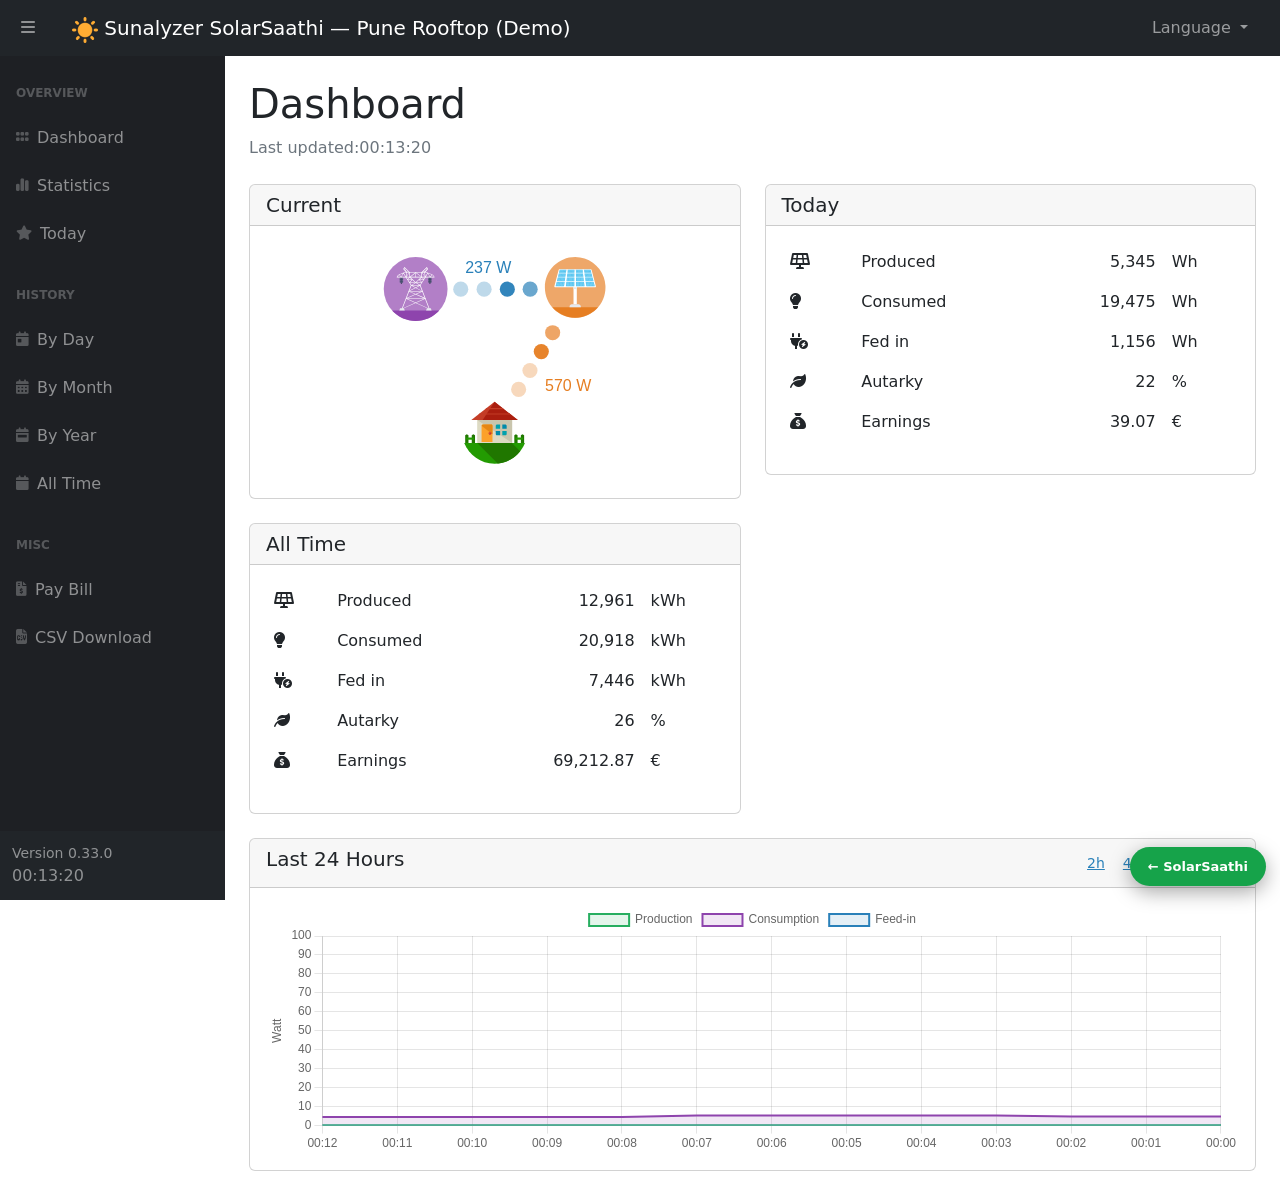
<file: Sunalyzer/site/index.html>
<!DOCTYPE html>
<html lang="en">

<head>
    <meta charset="utf-8" />
    <meta http-equiv="X-UA-Compatible" content="IE=edge" />
    <meta name="viewport" content="width=device-width, initial-scale=1, shrink-to-fit=no" />
    <meta name="description" content="" />
    <meta name="author" content="" />
    <title>Sunalyzer</title>
    <link href="css/styles.css" rel="stylesheet" />    
    <link href="lib/bootstrap.min.css" rel="stylesheet" />
    <link href="lib/fontawesome/css/all.min.css" rel="stylesheet" />
    <link href="css/custom.css" rel="stylesheet" />
</head>

<body class="sb-nav-fixed">
    <nav class="sb-topnav navbar navbar-expand navbar-dark bg-dark">
        <!-- Sidebar Toggle -->
        <button class="btn btn-link order-0 me-2 ms-2" id="sidebarToggle" href="#!"><i class="fas fa-bars"></i></button>

        <!-- Logo -->
        <a class="navbar-brand ps-3"><img src="favicon.ico" width="26" height="26">
            <span id="instance-name">Sunalyzer</span></a>

        <!-- More settings -->
        <ul class="navbar-nav ms-auto pe-4">
            <li class="nav-item dropdown">
                <a class="nav-link dropdown-toggle" href="#" id="navbar_dropdown_language" role="button"
                    data-bs-toggle="dropdown" aria-expanded="false">
                    Language
                </a>
                <ul class="dropdown-menu" aria-labelledby="navbarDropdownMenuLink">
                    <li><a class="dropdown-item" href="javascript:switchLanguageToEnglish();">English</a></li>
                    <li><a class="dropdown-item" href="javascript:switchLanguageToGerman();">Deutsch</a></li>
                </ul>
            </li>
        </ul>
    </nav>

    <!-- Sidebar -->
    <div id="layoutSidenav">
        <div id="layoutSidenav_nav">
            <nav class="sb-sidenav accordion sb-sidenav-dark sunalyzer-sidebar" id="sidenavAccordion">
                <div class="sb-sidenav-menu">

                    <div class="nav">

                        <!-- Dashboard -->
                        <div class="sb-sidenav-menu-heading" id="sidebar_headline_overview">Overview</div>
                        <a class="nav-link" href="javascript:showViewDashboard();collapseSidebar();">
                            <div class="sb-nav-link-icon"><i class="fas fa-grip"></i></div>
                            Dashboard
                        </a>
                        <a class="nav-link" href="javascript:showViewStatistics();collapseSidebar();">
                            <div class="sb-nav-link-icon"><i class="fas fa-chart-simple"></i></div>
                            <div id="sidebar_statistics">Statistics</div>
                        </a>
                        <a class="nav-link" href="javascript:showViewHistory(histories.TODAY);collapseSidebar();">
                            <div class="sb-nav-link-icon"><i class="fas fa-star"></i></div>
                            <div id="sidebar_today">Today</div>
                        </a>

                        <!-- History -->
                        <div class="sb-sidenav-menu-heading" id="sidebar_headline_history">History</div>
                        <a class="nav-link" href="javascript:showViewHistory(histories.DAY);collapseSidebar();">
                            <div class="sb-nav-link-icon"><i class="fas fa-calendar-day"></i></div>
                            <div id="sidebar_by_day">By Day</div>
                        </a>
                        <a class="nav-link" href="javascript:showViewHistory(histories.MONTH);collapseSidebar();">
                            <div class="sb-nav-link-icon"><i class="fas fa-calendar-days"></i></div>
                            <div id="sidebar_by_month">By Month</div>
                        </a>
                        <a class="nav-link" href="javascript:showViewHistory(histories.YEAR);collapseSidebar();">
                            <div class="sb-nav-link-icon"><i class="fas fa-calendar-week"></i></div>
                            <div id="sidebar_by_year">By Year</div>
                        </a>
                        <a class="nav-link" href="javascript:showViewHistory(histories.ALL);collapseSidebar();">
                            <div class="sb-nav-link-icon"><i class="fas fa-calendar"></i></div>
                            <div id="sidebar_all_time">All Time</div>
                        </a>

                        <!-- Misc -->
                        <div class="sb-sidenav-menu-heading" id="sidebar_headline_misc">Misc</div>
                        <a class="nav-link" href="javascript:showViewPayBill();collapseSidebar();">
                            <div class="sb-nav-link-icon"><i class="fas fa-file-invoice-dollar"></i></div>
                            <div id="sidebar_paybill">Pay Bill</div>
                        </a>
                        <a class="nav-link" href="javascript:showViewCsv();collapseSidebar();">
                            <div class="sb-nav-link-icon"><i class="fas fa-file-csv"></i></div>
                            <div id="sidebar_csv">CSV Download</div>
                        </a>
                    </div>
                </div>
                <div class="sb-sidenav-footer bg-dark">
                    <div class="small" id="version">Version 0.0.0</div>
                    <div id="time">...</div>
                </div>
            </nav>
        </div>

        <div id="layoutSidenav_content">
            <main>

                <!-- Dashbord View -->
                <div class="container-fluid px-4" id="view_dashboard">
                    <h1 class="mt-4">Dashboard</h1>
                    <ol class="breadcrumb mb-4">
                        <li class="breadcrumb-item active"><span id="dashboard_subtitle">Last updated:</span><span
                                id="dashboard_subtitle_time">...</span></li>
                    </ol>

                    <div class="row row-cols-1">

                        <!-- Column Info Graphic -->
                        <div class="col-xl-6 col-xxl-3">
                            <div class="card mb-4">
                                <div class="card-header h5">
                                    <span id="dash_card_current">Current</span>
                                </div>
                                <div class="card-body align-items-center d-flex justify-content-center">
                                    <svg width="240" height="240" viewBox="0 0 63.5 63.5" version="1.1" id="svg5"
                                        inkscape:version="1.2.1 (9c6d41e410, 2022-07-14, custom)"
                                        sodipodi:docname="dashboard_info_template.svg" xml:space="preserve"
                                        xmlns:inkscape="http://www.inkscape.org/namespaces/inkscape"
                                        xmlns:sodipodi="http://sodipodi.sourceforge.net/DTD/sodipodi-0.dtd"
                                        xmlns="http://www.w3.org/2000/svg" xmlns:svg="http://www.w3.org/2000/svg">
                                        <sodipodi:namedview id="namedview7" pagecolor="#ffffff" bordercolor="#666666"
                                            borderopacity="1.0" inkscape:showpageshadow="2" inkscape:pageopacity="0.0"
                                            inkscape:pagecheckerboard="0" inkscape:deskcolor="#d1d1d1"
                                            inkscape:document-units="mm" showgrid="false" inkscape:zoom="4"
                                            inkscape:cx="87.125" inkscape:cy="116.125" inkscape:window-width="1920"
                                            inkscape:window-height="995" inkscape:window-x="0" inkscape:window-y="0"
                                            inkscape:window-maximized="1" inkscape:current-layer="layer1" />
                                        <defs id="defs2" />
                                        <g inkscape:label="Ebene 1" inkscape:groupmode="layer" id="layer1">
                                            <circle style="fill:#8e44ad;fill-opacity:1;stroke:none;stroke-width:3.07539"
                                                id="dot_grid_home_1" cx="16" cy="24" r="2" />
                                            <circle style="fill:#2980b9;fill-opacity:1;stroke:none;stroke-width:3.07539"
                                                id="dot_pv_grid_1" cx="22.68601" cy="12.483916" r="2" />
                                            <circle style="fill:#2980b9;fill-opacity:1;stroke:none;stroke-width:3.07539"
                                                id="dot_pv_grid_2" cx="28.867659" cy="12.483916" r="2" />
                                            <circle style="fill:#2980b9;fill-opacity:1;stroke:none;stroke-width:3.07539"
                                                id="dot_pv_grid_3" cx="35.011929" cy="12.483916" r="2" />
                                            <circle style="fill:#2980b9;fill-opacity:1;stroke:none;stroke-width:3.07539"
                                                id="dot_pv_grid_4" cx="41.051388" cy="12.483916" r="2" />
                                            <circle style="fill:#8e44ad;fill-opacity:1;stroke:none;stroke-width:2.05036"
                                                id="dot_grid_home_2" cx="19" cy="29" r="2" />
                                            <circle
                                                style="fill:#8e44ad;fill-opacity:1;stroke:none;stroke-width:1.82173;stroke-dasharray:none"
                                                id="dot_grid_home_3" cx="22" cy="34" r="2" />
                                            <circle
                                                style="fill:#8e44ad;fill-opacity:1;stroke:none;stroke-width:1.82173;stroke-dasharray:none"
                                                id="dot_grid_home_4" cx="25" cy="39" r="2" /><text xml:space="preserve"
                                                style="font-style:normal;font-weight:normal;font-size:4.23333px;line-height:1.25;font-family:sans-serif;white-space:pre;inline-size:14.6602;display:inline;fill:#2980b9;fill-opacity:1;stroke:none;stroke-width:0.264583"
                                                x="41.974358" y="8.7891254" id="txt_pv_grid"
                                                transform="translate(-18.123958,-0.66145834)">
                                                <tspan x="41.974358" y="8.7891254" id="tspan1285">
                                                    <tspan style="text-align:center" id="tspan1283">1000</tspan>
                                                </tspan>
                                            </text><text xml:space="preserve"
                                                style="font-style:normal;font-weight:normal;font-size:4.23333px;line-height:1.25;font-family:sans-serif;fill:#8e44ad;fill-opacity:1;stroke:none;stroke-width:0.264583"
                                                x="3.523174" y="39.406162" id="txt_grid_home">
                                                <tspan sodipodi:role="line" x="13.523174" y="39.406162"
                                                    style="font-size:4.23333px;text-align:end;text-anchor:end;fill:#8e44ad;fill-opacity:1;stroke-width:0.264583"
                                                    id="tspan8210">2000</tspan>
                                            </text><text xml:space="preserve"
                                                style="font-style:normal;font-weight:normal;font-size:4.23333px;line-height:1.25;font-family:sans-serif;fill:#e67e22;fill-opacity:1;stroke:none;stroke-width:0.264583"
                                                x="44.989857" y="39.406071" id="txt_pv_home">
                                                <tspan sodipodi:role="line" x="44.989857" y="39.406071"
                                                    style="font-size:4.23333px;text-align:start;text-anchor:start;fill:#e67e22;fill-opacity:1;stroke-width:0.264583"
                                                    id="tspan8208">3000</tspan>
                                            </text>
                                            <circle style="fill:#e67e22;fill-opacity:1;stroke:none;stroke-width:3.07539"
                                                id="dot_pv_home_1" cx="47" cy="24" r="2" />
                                            <circle style="fill:#e67e22;fill-opacity:1;stroke:none;stroke-width:3.07539"
                                                id="dot_pv_home_2" cx="44" cy="29" r="2" />
                                            <circle style="fill:#e67e22;fill-opacity:1;stroke:none;stroke-width:3.07539"
                                                id="dot_pv_home_3" cx="41" cy="34" r="2" />
                                            <circle style="fill:#e67e22;fill-opacity:1;stroke:none;stroke-width:3.07539"
                                                id="dot_pv_home_4" cx="38" cy="39" r="2" />
                                            <g id="g3651" transform="matrix(0.031552,0,0,0.031552,44.9506,4)">
                                                <path style="fill:#e67e22;fill-opacity:0.68000001"
                                                    d="M 508,254 C 508,394.4 394.4,508 254,508 113.6,508 0,394.4 0,254 0,113.6 113.6,0 254,0 c 110.8,0 204.8,70.8 239.6,169.6 7.6,21.2 12,43.6 13.6,66.8 0.8,6 0.8,11.6 0.8,17.6 z"
                                                    id="path3007" />
                                                <rect x="240" y="227.2" style="fill:#ffffff" width="27.6" height="168.8"
                                                    id="rect3009" />
                                                <rect x="240" y="227.2" style="fill:#e6e9ee" width="27.6"
                                                    height="40.799999" id="rect3011" />
                                                <path style="fill:#e67e22;fill-opacity:1"
                                                    d="M 62.8,420.8 C 109.2,474 177.6,508 254,508 c 76.4,0 144.8,-33.6 191.2,-87.2 z"
                                                    id="path3013" />
                                                <path style="fill:#e6e9ee"
                                                    d="m 301.2,420.8 h -94.4 v -5.6 c 0,-10.4 8.4,-19.2 19.2,-19.2 h 56 c 10.4,0 19.2,8.4 19.2,19.2 z"
                                                    id="path3015" />
                                                <path style="fill:#ffffff"
                                                    d="M 424.8,252 H 83.2 C 80,252 78.4,247.6 80,242.4 L 115.2,108 c 0.8,-3.2 3.6,-6 6,-6 H 386 c 2.4,0 5.2,2.8 6,6 l 35.2,134.4 c 2,5.2 0.8,9.6 -2.4,9.6 z"
                                                    id="path3017" />
                                                <polygon style="fill:#54c0eb"
                                                    points="124.4,106 118,131.2 176.4,131.2 180,106 "
                                                    id="polygon3019" />
                                                <g id="g3041">
                                                    <polygon style="fill:#84dbff"
                                                        points="170.8,106 173.2,106 169.2,131.2 166.8,131.2 "
                                                        id="polygon3021" />
                                                    <polygon style="fill:#84dbff"
                                                        points="160.8,106 163.2,106 158.8,131.2 156.4,131.2 "
                                                        id="polygon3023" />
                                                    <polygon style="fill:#84dbff"
                                                        points="150.8,106 153.2,106 148.4,131.2 146,131.2 "
                                                        id="polygon3025" />
                                                    <polygon style="fill:#84dbff"
                                                        points="141.2,106 143.6,106 138,131.2 135.6,131.2 "
                                                        id="polygon3027" />
                                                    <polygon style="fill:#84dbff"
                                                        points="131.2,106 133.6,106 128,131.2 125.2,131.2 "
                                                        id="polygon3029" />
                                                    <polygon style="fill:#84dbff"
                                                        points="177.2,126.8 176.8,127.6 118.8,127.6 119.2,126.8 "
                                                        id="polygon3031" />
                                                    <polygon style="fill:#84dbff"
                                                        points="177.6,122 177.6,123.2 120,123.2 120.4,122 "
                                                        id="polygon3033" />
                                                    <polygon style="fill:#84dbff"
                                                        points="178.4,117.6 178,118.8 121.2,118.8 121.2,117.6 "
                                                        id="polygon3035" />
                                                    <polygon style="fill:#84dbff"
                                                        points="178.8,113.2 178.8,114.4 122.4,114.4 122.4,113.2 "
                                                        id="polygon3037" />
                                                    <polygon style="fill:#84dbff"
                                                        points="179.6,108.8 179.6,110 123.2,110 123.6,108.8 "
                                                        id="polygon3039" />
                                                </g>
                                                <polygon style="fill:#54c0eb"
                                                    points="192.4,106 189.2,131.2 247.6,131.2 248,106 "
                                                    id="polygon3043" />
                                                <g id="g3065">
                                                    <polygon style="fill:#84dbff"
                                                        points="238.8,106 240.8,106 240.4,131.2 238,131.2 "
                                                        id="polygon3045" />
                                                    <polygon style="fill:#84dbff"
                                                        points="228.8,106 231.2,106 230,131.2 227.6,131.2 "
                                                        id="polygon3047" />
                                                    <polygon style="fill:#84dbff"
                                                        points="218.8,106 221.2,106 219.6,131.2 217.2,131.2 "
                                                        id="polygon3049" />
                                                    <polygon style="fill:#84dbff"
                                                        points="209.2,106 211.2,106 209.2,131.2 206.8,131.2 "
                                                        id="polygon3051" />
                                                    <polygon style="fill:#84dbff"
                                                        points="199.2,106 201.6,106 198.8,131.2 196.4,131.2 "
                                                        id="polygon3053" />
                                                    <polygon style="fill:#84dbff"
                                                        points="247.6,126.8 247.6,127.6 189.6,127.6 189.6,126.8 "
                                                        id="polygon3055" />
                                                    <polygon style="fill:#84dbff"
                                                        points="247.6,122 247.6,123.2 190,123.2 190.4,122 "
                                                        id="polygon3057" />
                                                    <polygon style="fill:#84dbff"
                                                        points="247.6,117.6 247.6,118.8 190.8,118.8 190.8,117.6 "
                                                        id="polygon3059" />
                                                    <polygon style="fill:#84dbff"
                                                        points="247.6,113.2 247.6,114.4 191.2,114.4 191.2,113.2 "
                                                        id="polygon3061" />
                                                    <polygon style="fill:#84dbff"
                                                        points="248,108.8 248,110 191.6,110 192,108.8 "
                                                        id="polygon3063" />
                                                </g>
                                                <polygon style="fill:#54c0eb"
                                                    points="260,106 260.4,131.2 318.8,131.2 316,106 "
                                                    id="polygon3067" />
                                                <g id="g3089">
                                                    <polygon style="fill:#84dbff"
                                                        points="306.4,106 308.8,106 311.6,131.2 309.2,131.2 "
                                                        id="polygon3069" />
                                                    <polygon style="fill:#84dbff"
                                                        points="296.8,106 299.2,106 301.2,131.2 298.8,131.2 "
                                                        id="polygon3071" />
                                                    <polygon style="fill:#84dbff"
                                                        points="286.8,106 289.2,106 290.8,131.2 288.4,131.2 "
                                                        id="polygon3073" />
                                                    <polygon style="fill:#84dbff"
                                                        points="276.8,106 279.2,106 280.4,131.2 278,131.2 "
                                                        id="polygon3075" />
                                                    <polygon style="fill:#84dbff"
                                                        points="267.2,106 269.2,106 270,131.2 267.6,131.2 "
                                                        id="polygon3077" />
                                                    <polygon style="fill:#84dbff"
                                                        points="318.4,126.8 318.4,127.6 260.4,127.6 260.4,126.8 "
                                                        id="polygon3079" />
                                                    <polygon style="fill:#84dbff"
                                                        points="317.6,122 318,123.2 260.4,123.2 260.4,122 "
                                                        id="polygon3081" />
                                                    <polygon style="fill:#84dbff"
                                                        points="317.2,117.6 317.2,118.8 260.4,118.8 260.4,117.6 "
                                                        id="polygon3083" />
                                                    <polygon style="fill:#84dbff"
                                                        points="316.8,113.2 316.8,114.4 260,114.4 260,113.2 "
                                                        id="polygon3085" />
                                                    <polygon style="fill:#84dbff"
                                                        points="316,108.8 316.4,110 260,110 260,108.8 "
                                                        id="polygon3087" />
                                                </g>
                                                <polygon style="fill:#54c0eb"
                                                    points="328,106 331.6,131.2 390,131.2 383.6,106 "
                                                    id="polygon3091" />
                                                <g id="g3113">
                                                    <polygon style="fill:#84dbff"
                                                        points="374.4,106 376.8,106 382.8,131.2 380.4,131.2 "
                                                        id="polygon3093" />
                                                    <polygon style="fill:#84dbff"
                                                        points="364.4,106 366.8,106 372.4,131.2 370,131.2 "
                                                        id="polygon3095" />
                                                    <polygon style="fill:#84dbff"
                                                        points="354.8,106 357.2,106 362,131.2 359.6,131.2 "
                                                        id="polygon3097" />
                                                    <polygon style="fill:#84dbff"
                                                        points="344.8,106 347.2,106 351.6,131.2 349.2,131.2 "
                                                        id="polygon3099" />
                                                    <polygon style="fill:#84dbff"
                                                        points="334.8,106 337.2,106 341.2,131.2 338.8,131.2 "
                                                        id="polygon3101" />
                                                    <polygon style="fill:#84dbff"
                                                        points="388.8,126.8 389.2,127.6 331.2,127.6 330.8,126.8 "
                                                        id="polygon3103" />
                                                    <polygon style="fill:#84dbff"
                                                        points="387.6,122 388,123.2 330.4,123.2 330.4,122 "
                                                        id="polygon3105" />
                                                    <polygon style="fill:#84dbff"
                                                        points="386.4,117.6 386.8,118.8 330,118.8 329.6,117.6 "
                                                        id="polygon3107" />
                                                    <polygon style="fill:#84dbff"
                                                        points="385.6,113.2 385.6,114.4 329.2,114.4 329.2,113.2 "
                                                        id="polygon3109" />
                                                    <polygon style="fill:#84dbff"
                                                        points="384.4,108.8 384.8,110 328.4,110 328.4,108.8 "
                                                        id="polygon3111" />
                                                </g>
                                                <polygon style="fill:#54c0eb"
                                                    points="116.8,136.4 110,164.4 171.6,164.4 175.6,136.4 "
                                                    id="polygon3115" />
                                                <g id="g3137">
                                                    <polygon style="fill:#84dbff"
                                                        points="166,136.4 168.4,136.4 164,164.4 161.6,164.4 "
                                                        id="polygon3117" />
                                                    <polygon style="fill:#84dbff"
                                                        points="155.6,136.4 158,136.4 153.2,164.4 150.4,164.4 "
                                                        id="polygon3119" />
                                                    <polygon style="fill:#84dbff"
                                                        points="145.2,136.4 147.6,136.4 142,164.4 139.6,164.4 "
                                                        id="polygon3121" />
                                                    <polygon style="fill:#84dbff"
                                                        points="134.4,136.4 137.2,136.4 131.2,164.4 128.4,164.4 "
                                                        id="polygon3123" />
                                                    <polygon style="fill:#84dbff"
                                                        points="124,136.4 126.8,136.4 120,164.4 117.6,164.4 "
                                                        id="polygon3125" />
                                                    <polygon style="fill:#84dbff"
                                                        points="172.4,159.6 172.4,160.8 110.8,160.8 111.2,159.6 "
                                                        id="polygon3127" />
                                                    <polygon style="fill:#84dbff"
                                                        points="173.2,154.4 172.8,155.6 112,155.6 112.4,154.4 "
                                                        id="polygon3129" />
                                                    <polygon style="fill:#84dbff"
                                                        points="174,149.6 173.6,150.8 113.2,150.8 113.6,149.6 "
                                                        id="polygon3131" />
                                                    <polygon style="fill:#84dbff"
                                                        points="174.4,144.4 174.4,145.6 114.4,145.6 114.8,144.4 "
                                                        id="polygon3133" />
                                                    <polygon style="fill:#84dbff"
                                                        points="175.2,139.6 175.2,140.8 115.6,140.8 116,139.6 "
                                                        id="polygon3135" />
                                                </g>
                                                <polygon style="fill:#54c0eb"
                                                    points="188.8,136.4 185.2,164.4 247.2,164.4 247.6,136.4 "
                                                    id="polygon3139" />
                                                <g id="g3161">
                                                    <polygon style="fill:#84dbff"
                                                        points="237.6,136.4 240.4,136.4 239.6,164.4 236.8,164.4 "
                                                        id="polygon3141" />
                                                    <polygon style="fill:#84dbff"
                                                        points="227.2,136.4 229.6,136.4 228.4,164.4 226,164.4 "
                                                        id="polygon3143" />
                                                    <polygon style="fill:#84dbff"
                                                        points="216.8,136.4 219.2,136.4 217.6,164.4 214.8,164.4 "
                                                        id="polygon3145" />
                                                    <polygon style="fill:#84dbff"
                                                        points="206.4,136.4 208.8,136.4 206.4,164.4 204,164.4 "
                                                        id="polygon3147" />
                                                    <polygon style="fill:#84dbff"
                                                        points="196,136.4 198.4,136.4 195.6,164.4 193.2,164.4 "
                                                        id="polygon3149" />
                                                    <polygon style="fill:#84dbff"
                                                        points="247.2,159.6 247.2,160.8 185.6,160.8 186,159.6 "
                                                        id="polygon3151" />
                                                    <polygon style="fill:#84dbff"
                                                        points="247.2,154.4 247.2,155.6 186.4,155.6 186.4,154.4 "
                                                        id="polygon3153" />
                                                    <polygon style="fill:#84dbff"
                                                        points="247.2,149.6 247.2,150.8 186.8,150.8 187.2,149.6 "
                                                        id="polygon3155" />
                                                    <polygon style="fill:#84dbff"
                                                        points="247.6,144.4 247.6,145.6 187.6,145.6 187.6,144.4 "
                                                        id="polygon3157" />
                                                    <polygon style="fill:#84dbff"
                                                        points="247.6,139.6 247.6,140.8 188,140.8 188.4,139.6 "
                                                        id="polygon3159" />
                                                </g>
                                                <polygon style="fill:#54c0eb"
                                                    points="260.4,136.4 260.8,164.4 322.8,164.4 319.2,136.4 "
                                                    id="polygon3163" />
                                                <g id="g3185">
                                                    <polygon style="fill:#84dbff"
                                                        points="309.6,136.4 312,136.4 314.8,164.4 312.4,164.4 "
                                                        id="polygon3165" />
                                                    <polygon style="fill:#84dbff"
                                                        points="299.2,136.4 301.6,136.4 304,164.4 301.6,164.4 "
                                                        id="polygon3167" />
                                                    <polygon style="fill:#84dbff"
                                                        points="288.8,136.4 291.2,136.4 293.2,164.4 290.4,164.4 "
                                                        id="polygon3169" />
                                                    <polygon style="fill:#84dbff"
                                                        points="278.4,136.4 280.8,136.4 282,164.4 279.6,164.4 "
                                                        id="polygon3171" />
                                                    <polygon style="fill:#84dbff"
                                                        points="268,136.4 270.4,136.4 271.2,164.4 268.4,164.4 "
                                                        id="polygon3173" />
                                                    <polygon style="fill:#84dbff"
                                                        points="322,159.6 322.4,160.8 260.8,160.8 260.8,159.6 "
                                                        id="polygon3175" />
                                                    <polygon style="fill:#84dbff"
                                                        points="321.6,154.4 321.6,155.6 260.8,155.6 260.8,154.4 "
                                                        id="polygon3177" />
                                                    <polygon style="fill:#84dbff"
                                                        points="320.8,149.6 321.2,150.8 260.8,150.8 260.4,149.6 "
                                                        id="polygon3179" />
                                                    <polygon style="fill:#84dbff"
                                                        points="320.4,144.4 320.4,145.6 260.4,145.6 260.4,144.4 "
                                                        id="polygon3181" />
                                                    <polygon style="fill:#84dbff"
                                                        points="319.6,139.6 320,140.8 260.4,140.8 260.4,139.6 "
                                                        id="polygon3183" />
                                                </g>
                                                <polygon style="fill:#54c0eb"
                                                    points="332.4,136.4 336.4,164.4 398.4,164.4 391.2,136.4 "
                                                    id="polygon3187" />
                                                <g id="g3209">
                                                    <polygon style="fill:#84dbff"
                                                        points="381.6,136.4 384,136.4 390.4,164.4 388,164.4 "
                                                        id="polygon3189" />
                                                    <polygon style="fill:#84dbff"
                                                        points="370.8,136.4 373.6,136.4 379.6,164.4 376.8,164.4 "
                                                        id="polygon3191" />
                                                    <polygon style="fill:#84dbff"
                                                        points="360.4,136.4 362.8,136.4 368.4,164.4 366,164.4 "
                                                        id="polygon3193" />
                                                    <polygon style="fill:#84dbff"
                                                        points="350,136.4 352.4,136.4 357.6,164.4 354.8,164.4 "
                                                        id="polygon3195" />
                                                    <polygon style="fill:#84dbff"
                                                        points="339.6,136.4 342,136.4 346.4,164.4 344,164.4 "
                                                        id="polygon3197" />
                                                    <polygon style="fill:#84dbff"
                                                        points="396.8,159.6 397.2,160.8 335.6,160.8 335.6,159.6 "
                                                        id="polygon3199" />
                                                    <polygon style="fill:#84dbff"
                                                        points="395.6,154.4 396,155.6 335.2,155.6 334.8,154.4 "
                                                        id="polygon3201" />
                                                    <polygon style="fill:#84dbff"
                                                        points="394.4,149.6 394.8,150.8 334.4,150.8 334,149.6 "
                                                        id="polygon3203" />
                                                    <polygon style="fill:#84dbff"
                                                        points="393.2,144.4 393.6,145.6 333.6,145.6 333.6,144.4 "
                                                        id="polygon3205" />
                                                    <polygon style="fill:#84dbff"
                                                        points="392,139.6 392.4,140.8 332.8,140.8 332.8,139.6 "
                                                        id="polygon3207" />
                                                </g>
                                                <polygon style="fill:#54c0eb"
                                                    points="108.4,170.4 100.4,202.4 166.4,202.4 170.8,170.4 "
                                                    id="polygon3211" />
                                                <g id="g3233">
                                                    <polygon style="fill:#84dbff"
                                                        points="160.4,170.4 163.2,170.4 158.4,202.4 155.6,202.4 "
                                                        id="polygon3213" />
                                                    <polygon style="fill:#84dbff"
                                                        points="149.6,170.4 152,170.4 146.4,202.4 143.6,202.4 "
                                                        id="polygon3215" />
                                                    <polygon style="fill:#84dbff"
                                                        points="138.4,170.4 140.8,170.4 134.8,202.4 132,202.4 "
                                                        id="polygon3217" />
                                                    <polygon style="fill:#84dbff"
                                                        points="127.2,170.4 130,170.4 123.2,202.4 120.4,202.4 "
                                                        id="polygon3219" />
                                                    <polygon style="fill:#84dbff"
                                                        points="116,170.4 118.8,170.4 111.6,202.4 108.8,202.4 "
                                                        id="polygon3221" />
                                                    <polygon style="fill:#84dbff"
                                                        points="167.2,196.8 166.8,198 101.6,198 102,196.8 "
                                                        id="polygon3223" />
                                                    <polygon style="fill:#84dbff"
                                                        points="168,190.8 167.6,192.4 102.8,192.4 103.2,190.8 "
                                                        id="polygon3225" />
                                                    <polygon style="fill:#84dbff"
                                                        points="168.8,185.2 168.8,186.4 104.4,186.4 104.8,185.2 "
                                                        id="polygon3227" />
                                                    <polygon style="fill:#84dbff"
                                                        points="169.6,179.6 169.2,180.8 105.6,180.8 106,179.6 "
                                                        id="polygon3229" />
                                                    <polygon style="fill:#84dbff"
                                                        points="170.4,174 170,175.6 107.2,175.6 107.6,174 "
                                                        id="polygon3231" />
                                                </g>
                                                <polygon style="fill:#54c0eb"
                                                    points="184.8,170.4 180.8,202.4 246.8,202.4 247.2,170.4 "
                                                    id="polygon3235" />
                                                <g id="g3257">
                                                    <polygon style="fill:#84dbff"
                                                        points="236.8,170.4 239.2,170.4 238.4,202.4 236,202.4 "
                                                        id="polygon3237" />
                                                    <polygon style="fill:#84dbff"
                                                        points="225.6,170.4 228.4,170.4 226.8,202.4 224,202.4 "
                                                        id="polygon3239" />
                                                    <polygon style="fill:#84dbff"
                                                        points="214.4,170.4 217.2,170.4 215.2,202.4 212.4,202.4 "
                                                        id="polygon3241" />
                                                    <polygon style="fill:#84dbff"
                                                        points="203.6,170.4 206,170.4 203.6,202.4 200.8,202.4 "
                                                        id="polygon3243" />
                                                    <polygon style="fill:#84dbff"
                                                        points="192.4,170.4 195.2,170.4 192,202.4 189.2,202.4 "
                                                        id="polygon3245" />
                                                    <polygon style="fill:#84dbff"
                                                        points="246.8,196.8 246.8,198 181.2,198 181.6,196.8 "
                                                        id="polygon3247" />
                                                    <polygon style="fill:#84dbff"
                                                        points="246.8,190.8 246.8,192.4 182,192.4 182,190.8 "
                                                        id="polygon3249" />
                                                    <polygon style="fill:#84dbff"
                                                        points="246.8,185.2 246.8,186.4 182.8,186.4 182.8,185.2 "
                                                        id="polygon3251" />
                                                    <polygon style="fill:#84dbff"
                                                        points="247.2,179.6 247.2,180.8 183.2,180.8 183.6,179.6 "
                                                        id="polygon3253" />
                                                    <polygon style="fill:#84dbff"
                                                        points="247.2,174 247.2,175.6 184,175.6 184,174 "
                                                        id="polygon3255" />
                                                </g>
                                                <polygon style="fill:#54c0eb"
                                                    points="260.8,170.4 261.2,202.4 327.2,202.4 323.6,170.4 "
                                                    id="polygon3259" />
                                                <g id="g3281">
                                                    <polygon style="fill:#84dbff"
                                                        points="312.8,170.4 315.6,170.4 318.8,202.4 316,202.4 "
                                                        id="polygon3261" />
                                                    <polygon style="fill:#84dbff"
                                                        points="302,170.4 304.4,170.4 307.2,202.4 304.4,202.4 "
                                                        id="polygon3263" />
                                                    <polygon style="fill:#84dbff"
                                                        points="290.8,170.4 293.6,170.4 295.6,202.4 292.8,202.4 "
                                                        id="polygon3265" />
                                                    <polygon style="fill:#84dbff"
                                                        points="279.6,170.4 282.4,170.4 284,202.4 281.2,202.4 "
                                                        id="polygon3267" />
                                                    <polygon style="fill:#84dbff"
                                                        points="268.8,170.4 271.2,170.4 272.4,202.4 269.6,202.4 "
                                                        id="polygon3269" />
                                                    <polygon style="fill:#84dbff"
                                                        points="326.4,196.8 326.8,198 261.2,198 261.2,196.8 "
                                                        id="polygon3271" />
                                                    <polygon style="fill:#84dbff"
                                                        points="325.6,190.8 326,192.4 261.2,192.4 261.2,190.8 "
                                                        id="polygon3273" />
                                                    <polygon style="fill:#84dbff"
                                                        points="325.2,185.2 325.2,186.4 261.2,186.4 261.2,185.2 "
                                                        id="polygon3275" />
                                                    <polygon style="fill:#84dbff"
                                                        points="324.4,179.6 324.8,180.8 260.8,180.8 260.8,179.6 "
                                                        id="polygon3277" />
                                                    <polygon style="fill:#84dbff"
                                                        points="324,174 324,175.6 260.8,175.6 260.8,174 "
                                                        id="polygon3279" />
                                                </g>
                                                <polygon style="fill:#54c0eb"
                                                    points="337.2,170.4 341.6,202.4 407.6,202.4 399.6,170.4 "
                                                    id="polygon3283" />
                                                <g id="g3305">
                                                    <polygon style="fill:#84dbff"
                                                        points="389.2,170.4 392,170.4 399.2,202.4 396.4,202.4 "
                                                        id="polygon3285" />
                                                    <polygon style="fill:#84dbff"
                                                        points="378,170.4 380.8,170.4 387.6,202.4 384.8,202.4 "
                                                        id="polygon3287" />
                                                    <polygon style="fill:#84dbff"
                                                        points="367.2,170.4 369.6,170.4 376,202.4 373.2,202.4 "
                                                        id="polygon3289" />
                                                    <polygon style="fill:#84dbff"
                                                        points="356,170.4 358.8,170.4 364.4,202.4 361.6,202.4 "
                                                        id="polygon3291" />
                                                    <polygon style="fill:#84dbff"
                                                        points="344.8,170.4 347.6,170.4 352.4,202.4 350,202.4 "
                                                        id="polygon3293" />
                                                    <polygon style="fill:#84dbff"
                                                        points="406,196.8 406.4,198 340.8,198 340.8,196.8 "
                                                        id="polygon3295" />
                                                    <polygon style="fill:#84dbff"
                                                        points="404.8,190.8 405.2,192.4 340,192.4 340,190.8 "
                                                        id="polygon3297" />
                                                    <polygon style="fill:#84dbff"
                                                        points="403.2,185.2 403.6,186.4 339.2,186.4 339.2,185.2 "
                                                        id="polygon3299" />
                                                    <polygon style="fill:#84dbff"
                                                        points="402,179.6 402.4,180.8 338.4,180.8 338.4,179.6 "
                                                        id="polygon3301" />
                                                    <polygon style="fill:#84dbff"
                                                        points="400.4,174 400.8,175.6 338,175.6 337.6,174 "
                                                        id="polygon3303" />
                                                </g>
                                                <polygon style="fill:#54c0eb"
                                                    points="98.8,208.8 90,245.2 160.4,245.2 165.6,208.8 "
                                                    id="polygon3307" />
                                                <g id="g3329">
                                                    <polygon style="fill:#84dbff"
                                                        points="154.4,208.8 157.2,208.8 151.6,245.2 148.8,245.2 "
                                                        id="polygon3309" />
                                                    <polygon style="fill:#84dbff"
                                                        points="142.4,208.8 145.2,208.8 139.2,245.2 136,245.2 "
                                                        id="polygon3311" />
                                                    <polygon style="fill:#84dbff"
                                                        points="130.8,208.8 133.6,208.8 126.4,245.2 123.6,245.2 "
                                                        id="polygon3313" />
                                                    <polygon style="fill:#84dbff"
                                                        points="118.8,208.8 121.6,208.8 114,245.2 111.2,245.2 "
                                                        id="polygon3315" />
                                                    <polygon style="fill:#84dbff"
                                                        points="107.2,208.8 110,208.8 101.6,245.2 98.8,245.2 "
                                                        id="polygon3317" />
                                                    <polygon style="fill:#84dbff"
                                                        points="161.2,238.8 160.8,240.4 91.2,240.4 91.6,238.8 "
                                                        id="polygon3319" />
                                                    <polygon style="fill:#84dbff"
                                                        points="162,232.4 162,234 92.8,234 93.2,232.4 "
                                                        id="polygon3321" />
                                                    <polygon style="fill:#84dbff"
                                                        points="163.2,226 162.8,227.2 94.4,227.2 94.8,226 "
                                                        id="polygon3323" />
                                                    <polygon style="fill:#84dbff"
                                                        points="164,219.6 163.6,221.2 96,221.2 96.4,219.6 "
                                                        id="polygon3325" />
                                                    <polygon style="fill:#84dbff"
                                                        points="164.8,213.2 164.8,214.8 97.2,214.8 97.6,213.2 "
                                                        id="polygon3327" />
                                                </g>
                                                <polygon style="fill:#54c0eb"
                                                    points="180,208.8 176,245.2 246.4,245.2 246.8,208.8 "
                                                    id="polygon3331" />
                                                <g id="g3353">
                                                    <polygon style="fill:#84dbff"
                                                        points="235.6,208.8 238.4,208.8 237.6,245.2 234.4,245.2 "
                                                        id="polygon3333" />
                                                    <polygon style="fill:#84dbff"
                                                        points="224,208.8 226.8,208.8 225.2,245.2 222,245.2 "
                                                        id="polygon3335" />
                                                    <polygon style="fill:#84dbff"
                                                        points="212,208.8 214.8,208.8 212.4,245.2 209.6,245.2 "
                                                        id="polygon3337" />
                                                    <polygon style="fill:#84dbff"
                                                        points="200,208.8 202.8,208.8 200,245.2 197.2,245.2 "
                                                        id="polygon3339" />
                                                    <polygon style="fill:#84dbff"
                                                        points="188.4,208.8 191.2,208.8 187.6,245.2 184.4,245.2 "
                                                        id="polygon3341" />
                                                    <polygon style="fill:#84dbff"
                                                        points="246.4,238.8 246.4,240.4 176.4,240.4 176.4,238.8 "
                                                        id="polygon3343" />
                                                    <polygon style="fill:#84dbff"
                                                        points="246.4,232.4 246.4,234 177.2,234 177.2,232.4 "
                                                        id="polygon3345" />
                                                    <polygon style="fill:#84dbff"
                                                        points="246.4,226 246.4,227.2 178,227.2 178,226 "
                                                        id="polygon3347" />
                                                    <polygon style="fill:#84dbff"
                                                        points="246.4,219.6 246.4,221.2 178.8,221.2 178.8,219.6 "
                                                        id="polygon3349" />
                                                    <polygon style="fill:#84dbff"
                                                        points="246.8,213.2 246.8,214.8 179.2,214.8 179.6,213.2 "
                                                        id="polygon3351" />
                                                </g>
                                                <polygon style="fill:#54c0eb"
                                                    points="261.2,208.8 261.6,245.2 332.4,245.2 328,208.8 "
                                                    id="polygon3355" />
                                                <g id="g3377">
                                                    <polygon style="fill:#84dbff"
                                                        points="316.8,208.8 319.6,208.8 323.6,245.2 320.4,245.2 "
                                                        id="polygon3357" />
                                                    <polygon style="fill:#84dbff"
                                                        points="305.2,208.8 308,208.8 310.8,245.2 308,245.2 "
                                                        id="polygon3359" />
                                                    <polygon style="fill:#84dbff"
                                                        points="293.2,208.8 296,208.8 298.4,245.2 295.6,245.2 "
                                                        id="polygon3361" />
                                                    <polygon style="fill:#84dbff"
                                                        points="281.6,208.8 284.4,208.8 286,245.2 283.2,245.2 "
                                                        id="polygon3363" />
                                                    <polygon style="fill:#84dbff"
                                                        points="269.6,208.8 272.4,208.8 273.6,245.2 270.4,245.2 "
                                                        id="polygon3365" />
                                                    <polygon style="fill:#84dbff"
                                                        points="331.6,238.8 331.6,240.4 261.6,240.4 261.6,238.8 "
                                                        id="polygon3367" />
                                                    <polygon style="fill:#84dbff"
                                                        points="330.8,232.4 330.8,234 261.6,234 261.6,232.4 "
                                                        id="polygon3369" />
                                                    <polygon style="fill:#84dbff"
                                                        points="330,226 330,227.2 261.6,227.2 261.6,226 "
                                                        id="polygon3371" />
                                                    <polygon style="fill:#84dbff"
                                                        points="329.2,219.6 329.2,221.2 261.6,221.2 261.6,219.6 "
                                                        id="polygon3373" />
                                                    <polygon style="fill:#84dbff"
                                                        points="328.4,213.2 328.4,214.8 261.2,214.8 261.2,213.2 "
                                                        id="polygon3375" />
                                                </g>
                                                <polygon style="fill:#54c0eb"
                                                    points="342.4,208.8 347.6,245.2 418,245.2 409.2,208.8 "
                                                    id="polygon3379" />
                                                <g id="g3401">
                                                    <polygon style="fill:#84dbff"
                                                        points="398,208.8 400.8,208.8 409.2,245.2 406.4,245.2 "
                                                        id="polygon3381" />
                                                    <polygon style="fill:#84dbff"
                                                        points="386.4,208.8 389.2,208.8 396.8,245.2 394,245.2 "
                                                        id="polygon3383" />
                                                    <polygon style="fill:#84dbff"
                                                        points="374.4,208.8 377.2,208.8 384.4,245.2 381.6,245.2 "
                                                        id="polygon3385" />
                                                    <polygon style="fill:#84dbff"
                                                        points="362.8,208.8 365.6,208.8 372,245.2 368.8,245.2 "
                                                        id="polygon3387" />
                                                    <polygon style="fill:#84dbff"
                                                        points="350.8,208.8 353.6,208.8 359.6,245.2 356.4,245.2 "
                                                        id="polygon3389" />
                                                    <polygon style="fill:#84dbff"
                                                        points="416.4,238.8 416.8,240.4 346.8,240.4 346.8,238.8 "
                                                        id="polygon3391" />
                                                    <polygon style="fill:#84dbff"
                                                        points="414.8,232.4 415.2,234 346,234 346,232.4 "
                                                        id="polygon3393" />
                                                    <polygon style="fill:#84dbff"
                                                        points="413.2,226 413.6,227.2 345.2,227.2 344.8,226 "
                                                        id="polygon3395" />
                                                    <polygon style="fill:#84dbff"
                                                        points="411.6,219.6 412,221.2 344.4,221.2 344,219.6 "
                                                        id="polygon3397" />
                                                    <polygon style="fill:#84dbff"
                                                        points="410.4,213.2 410.4,214.8 343.2,214.8 343.2,213.2 "
                                                        id="polygon3399" />
                                                </g>
                                                <g id="g3403">
                                                </g>
                                                <g id="g3405">
                                                </g>
                                                <g id="g3407">
                                                </g>
                                                <g id="g3409">
                                                </g>
                                                <g id="g3411">
                                                </g>
                                                <g id="g3413">
                                                </g>
                                                <g id="g3415">
                                                </g>
                                                <g id="g3417">
                                                </g>
                                                <g id="g3419">
                                                </g>
                                                <g id="g3421">
                                                </g>
                                                <g id="g3423">
                                                </g>
                                                <g id="g3425">
                                                </g>
                                                <g id="g3427">
                                                </g>
                                                <g id="g3429">
                                                </g>
                                                <g id="g3431">
                                                </g>
                                            </g>
                                            <g id="g4654"
                                                transform="matrix(0.03609743,0,0,0.03609743,22.679912,40.699697)">
                                                <g id="g4494">
                                                    <polygon style="fill:#207700"
                                                        points="92.8,282.4 104.8,288.8 104.8,356 92.8,362.4 80.8,356 80.8,288.8 "
                                                        id="polygon4490" />
                                                    <polygon style="fill:#207700"
                                                        points="44.8,282.4 56.8,288.8 56.8,356 44.8,362.4 32.8,356 32.8,288.8 "
                                                        id="polygon4492" />
                                                </g>
                                                <rect x="40.799999" y="305.60001" style="fill:#239b02" width="56"
                                                    height="16" id="rect4496" />
                                                <g id="g4502">
                                                    <polygon style="fill:#207700"
                                                        points="452.8,282.4 464.8,288.8 464.8,356 452.8,362.4 440.8,356 440.8,288.8 "
                                                        id="polygon4498" />
                                                    <polygon style="fill:#207700"
                                                        points="404.8,282.4 416.8,288.8 416.8,356 404.8,362.4 392.8,356 392.8,288.8 "
                                                        id="polygon4500" />
                                                </g>
                                                <g id="g4508">
                                                    <rect x="400.79999" y="305.60001" style="fill:#239b02" width="56"
                                                        height="16" id="rect4504" />
                                                    <path style="fill:#239b02"
                                                        d="m 25.6,345.6 c 34.4,88 120.8,152 222.4,152 101.6,0 188,-64 222.4,-152 z"
                                                        id="path4506" />
                                                </g>
                                                <rect x="120.8" y="177.60001" style="fill:#dddac3" width="256"
                                                    height="168" id="rect4510" />
                                                <polyline style="fill:#c9c5ad"
                                                    points="120.8,177.6 376.8,177.6 376.8,345.6 " id="polyline4512" />
                                                <path style="fill:#fca12a"
                                                    d="M 232.8,337.6 V 220 c 0,-5.6 -2.4,-10.4 -8,-10.4 h -59.2 c -5.6,0 -12.8,4.8 -12.8,10.4 v 117.6 z"
                                                    id="path4514" />
                                                <path style="fill:#e58613"
                                                    d="M 232.8,281.6 V 220 c 0,-5.6 -2.4,-10.4 -8,-10.4 h -59.2 c -5.6,0 -12.8,4.8 -12.8,10.4"
                                                    id="path4516" />
                                                <circle style="fill:#db5435" cx="214.39999" cy="274.39999" r="10.4"
                                                    id="circle4518" />
                                                <path style="fill:#c43d27"
                                                    d="m 221.6,267.2 c 4,4 4,10.4 0,14.4 -4,4 -10.4,4 -14.4,0"
                                                    id="path4520" />
                                                <path style="fill:#008aaa"
                                                    d="m 304.8,241.6 h 32 V 220 c 0,-5.6 -5.6,-10.4 -10.4,-10.4 h -21.6 z"
                                                    id="path4522" />
                                                <path style="fill:#00a1ad"
                                                    d="m 288.8,241.6 v -32 h -22.4 c -5.6,0 -9.6,4.8 -9.6,10.4 v 21.6 z"
                                                    id="path4524" />
                                                <path style="fill:#008aaa"
                                                    d="m 288.8,257.6 h -32 V 280 c 0,5.6 4,9.6 9.6,9.6 h 22.4 z"
                                                    id="path4526" />
                                                <path style="fill:#00a1ad"
                                                    d="m 304.8,257.6 v 32 h 21.6 c 5.6,0 10.4,-4 10.4,-9.6 v -22.4 z"
                                                    id="path4528" />
                                                <polygon style="fill:#c43d27" points="248,44 77.6,177.6 418.4,177.6 "
                                                    id="polygon4530" />
                                                <polygon style="fill:#aa1e0f" points="248,44 160.8,177.6 418.4,177.6 "
                                                    id="polygon4532" />
                                                <path style="fill:#207700"
                                                    d="m 435.2,406.4 -60,-60.8 h -252.8 -1.6 l 150.4,151.2 c 66.4,-7.2 124.8,-40.8 164,-90.4 z"
                                                    id="path4534" />
                                                <g id="g4540">
                                                    <polygon style="fill:#c43d27"
                                                        points="139.2,129.6 128.8,137.6 367.2,137.6 356.8,129.6 "
                                                        id="polygon4536" />
                                                    <polygon style="fill:#c43d27"
                                                        points="190.4,89.6 180,97.6 316,97.6 305.6,89.6 "
                                                        id="polygon4538" />
                                                </g>
                                                <g id="g4552">



                                                </g>
                                                <g id="g4566">
                                                </g>
                                                <g id="g4568">
                                                </g>
                                                <g id="g4570">
                                                </g>
                                                <g id="g4572">
                                                </g>
                                                <g id="g4574">
                                                </g>
                                                <g id="g4576">
                                                </g>
                                                <g id="g4578">
                                                </g>
                                                <g id="g4580">
                                                </g>
                                                <g id="g4582">
                                                </g>
                                                <g id="g4584">
                                                </g>
                                                <g id="g4586">
                                                </g>
                                                <g id="g4588">
                                                </g>
                                                <g id="g4590">
                                                </g>
                                                <g id="g4592">
                                                </g>
                                                <g id="g4594">
                                                </g>
                                            </g>
                                            <g id="g5647" transform="matrix(0.03323098,0,0,0.03323098,2.3173897,4)">
                                                <circle style="fill:#8e44ad;fill-opacity:0.68421054" cx="254" cy="254"
                                                    r="254" id="circle5489" />
                                                <path style="fill:#8e44ad;fill-opacity:1"
                                                    d="m 66,424.8 c 46.4,51.2 113.6,83.2 188,83.2 74.4,0 141.6,-32 188,-83.2 z"
                                                    id="path5491" />
                                                <g id="g5499">
                                                    <rect x="360.39999" y="170.39999" style="fill:#2b3b4e" width="14.4"
                                                        height="6.8000002" id="rect5493" />
                                                    <rect x="360.39999" y="186" style="fill:#2b3b4e" width="14.4"
                                                        height="6.8000002" id="rect5495" />
                                                    <path style="fill:#2b3b4e"
                                                        d="m 360.4,201.2 h 14.4 v 0.8 c 0,4 -7.2,12.4 -7.2,12.4 0,0 -7.2,-8.4 -7.2,-12.4 z"
                                                        id="path5497" />
                                                </g>
                                                <g id="g5507">
                                                    <path style="fill:#324a5e"
                                                        d="m 382.4,166.4 c 0,2.4 -2,4.4 -4.4,4.4 h -21.2 c -2.4,0 -4.4,-2 -4.4,-4.4 0,-2.4 2,-4.4 4.4,-4.4 H 378 c 2.4,0 4.4,2 4.4,4.4 z"
                                                        id="path5501" />
                                                    <path style="fill:#324a5e"
                                                        d="m 382.4,181.6 c 0,2.4 -2,4.4 -4.4,4.4 h -21.2 c -2.4,0 -4.4,-2 -4.4,-4.4 0,-2.4 2,-4.4 4.4,-4.4 H 378 c 2.4,0 4.4,2 4.4,4.4 z"
                                                        id="path5503" />
                                                    <path style="fill:#324a5e"
                                                        d="m 382.4,196.8 c 0,2.4 -2,4.4 -4.4,4.4 h -21.2 c -2.4,0 -4.4,-2 -4.4,-4.4 0,-2.4 2,-4.4 4.4,-4.4 H 378 c 2.4,0.4 4.4,2 4.4,4.4 z"
                                                        id="path5505" />
                                                </g>
                                                <g id="g5515">
                                                    <rect x="133.2" y="170.39999" style="fill:#2b3b4e" width="14.4"
                                                        height="6.8000002" id="rect5509" />
                                                    <rect x="133.2" y="186" style="fill:#2b3b4e" width="14.4"
                                                        height="6.8000002" id="rect5511" />
                                                    <path style="fill:#2b3b4e"
                                                        d="m 133.2,201.2 h 14.4 v 0.8 c 0,4 -7.2,12.4 -7.2,12.4 0,0 -7.2,-8.4 -7.2,-12.4 z"
                                                        id="path5513" />
                                                </g>
                                                <g id="g5523">
                                                    <path style="fill:#324a5e"
                                                        d="m 155.2,166.4 c 0,2.4 -2,4.4 -4.4,4.4 H 130 c -2.4,0 -4.4,-2 -4.4,-4.4 0,-2.4 2,-4.4 4.4,-4.4 h 21.2 c 2.4,0 4,2 4,4.4 z"
                                                        id="path5517" />
                                                    <path style="fill:#324a5e"
                                                        d="m 155.2,181.6 c 0,2.4 -2,4.4 -4.4,4.4 H 130 c -2.4,0 -4.4,-2 -4.4,-4.4 0,-2.4 2,-4.4 4.4,-4.4 h 21.2 c 2.4,0 4,2 4,4.4 z"
                                                        id="path5519" />
                                                    <path style="fill:#324a5e"
                                                        d="m 155.2,196.8 c 0,2.4 -2,4.4 -4.4,4.4 H 130 c -2.4,0 -4.4,-2 -4.4,-4.4 0,-2.4 2,-4.4 4.4,-4.4 h 21.2 c 2.4,0.4 4,2 4,4.4 z"
                                                        id="path5521" />
                                                </g>
                                                <g id="g5553">
                                                    <path style="fill:#ffffff"
                                                        d="M 360,413.2 287.2,225.6 c -0.4,-0.8 -0.4,-1.6 0.4,-2.4 l 41.2,-64 -6.4,-36 c 0,-0.8 0,-1.6 0.4,-2 l 24.4,-27.2 -4.8,-6.8 -37.6,36.4 -1.6,37.2 c 0,0.8 -0.4,1.2 -0.8,1.6 l -46.8,42.4 c -0.8,0.8 -2.4,0.8 -3.2,0 L 205.6,162 c -0.4,-0.4 -0.8,-1.2 -0.8,-1.6 l -1.6,-37.2 -37.6,-36.4 -4.8,6.8 24.4,27.2 c 0.4,0.4 0.8,1.2 0.4,2 l -6.4,36 41.2,64 c 0.4,0.8 0.4,1.6 0.4,2.4 l -72.8,187.6 -4.8,-1.6 72.4,-186.4 -40.8,-64 c -0.4,-0.4 -0.4,-1.2 -0.4,-1.6 l 6.4,-35.6 -24.8,-28 c -0.8,-0.8 -0.8,-2 0,-3.2 l 7.6,-10.8 c 0.4,-0.4 1.2,-0.8 1.6,-1.2 0.8,0 1.6,0 2,0.8 l 40.4,38.8 c 0.4,0.4 0.8,1.2 0.8,1.6 l 1.6,36.8 44,40.8 44,-40.8 1.6,-36.8 c 0,-0.8 0.4,-1.2 0.8,-1.6 l 40.4,-38.8 c 0.4,-0.4 1.2,-0.8 2,-0.8 0.8,0 1.2,0.4 1.6,1.2 l 7.6,10.8 c 0.8,0.8 0.8,2.4 0,3.2 l -24.8,28 6.4,35.6 c 0,0.8 0,1.2 -0.4,1.6 l -40.8,64 72.4,186.4 z"
                                                        id="path5525" />
                                                    <path style="fill:#ffffff"
                                                        d="M 308.4,274.4 H 199.6 c -0.8,0 -1.6,-0.8 -2,-1.6 -0.4,-0.8 0,-2 0.8,-2.4 L 250,243.6 217.6,226 c -0.8,-0.4 -1.2,-1.2 -0.8,-2.4 0.4,-0.8 1.2,-1.6 2,-1.6 h 70.8 c 0.8,0 1.6,0.8 2,1.6 0.4,0.8 0,2 -0.8,2.4 l -32.8,17.6 50.8,27.2 c 0.8,0.4 1.2,1.2 0.8,2.4 0.4,0.8 -0.4,1.2 -1.2,1.2 z m -100.8,-4 h 92.8 L 254,245.6 Z m 18.8,-44 27.6,14.8 27.6,-14.8 z"
                                                        id="path5527" />
                                                    <path style="fill:#ffffff"
                                                        d="M 330,330.8 H 178 c -0.8,0 -1.6,-0.8 -2,-1.6 0,-0.8 0.4,-2 1.2,-2.4 l 72,-30.8 -50,-21.6 1.6,-3.6 53.2,22.8 53.6,-23.2 1.6,3.6 -50,21.6 72,30.8 c 0.8,0.4 1.2,1.2 1.2,2.4 -0.4,1.2 -1.2,2 -2.4,2 z m -142.4,-4 H 320.4 L 254,298 Z"
                                                        id="path5529" />

                                                    <rect x="168.75999" y="368.30801"
                                                        transform="rotate(-155.71347,269.9599,370.30818)"
                                                        style="fill:#ffffff" width="202.39999" height="4"
                                                        id="rect5531" />

                                                    <rect x="235.789" y="269.32401"
                                                        transform="rotate(-114.28653,237.78937,370.52412)"
                                                        style="fill:#ffffff" width="4" height="202.39999"
                                                        id="rect5533" />
                                                    <path style="fill:#ffffff"
                                                        d="m 330,160.4 -28.8,-37.6 c -0.4,-0.4 -0.4,-0.8 -0.4,-1.2 0,-0.4 0.4,-0.8 0.8,-0.8 l 32.8,-11.6 6.8,-26.4 2.8,0.8 -6.8,27.2 c 0,0.4 -0.4,0.8 -0.8,1.2 l -31.6,11.2 27.6,36 z"
                                                        id="path5535" />
                                                    <path style="fill:#ffffff"
                                                        d="m 177.6,160.4 -2.4,-2 27.6,-36 -31.6,-11.2 c -0.4,0 -0.8,-0.4 -0.8,-1.2 l -6.8,-27.2 2.8,-0.8 6.8,26.4 32.8,11.6 c 0.4,0 0.8,0.4 0.8,0.8 0,0.4 0,0.8 -0.4,1.2 z"
                                                        id="path5537" />
                                                    <path style="fill:#ffffff"
                                                        d="M 404.4,162 H 103.6 v -2.4 c 0,-24 59.6,-40 79.2,-40 h 142 c 19.6,0 79.2,16 79.2,40 v 2.4 z m -295.2,-4.8 h 290 c -4.4,-17.2 -54,-32.4 -74,-32.4 H 182.8 c -19.6,0 -69.2,15.2 -73.6,32.4 z"
                                                        id="path5539" />
                                                    <path style="fill:#ffffff"
                                                        d="m 256,159.6 h -4 V 122 c 0,-0.8 0.4,-1.6 1.2,-1.6 0.8,-0.4 1.6,-0.4 2,0 l 46.8,35.2 -2.4,3.2 -43.6,-32.4 z"
                                                        id="path5541" />

                                                    <rect x="228.681" y="111.254"
                                                        transform="rotate(-129.01326,230.68125,141.25405)"
                                                        style="fill:#ffffff" width="4" height="60" id="rect5543" />
                                                    <path style="fill:#ffffff"
                                                        d="m 369.2,161.6 v 0 c -0.8,0 -1.2,-0.4 -1.6,-1.2 l -17.2,-30.4 -17.6,30.4 -3.6,-2 19.2,-33.2 c 0.4,-0.8 1.2,-0.8 1.6,-0.8 v 0 c 0.8,0 1.2,0.4 1.6,1.2 l 17.6,30.8 12.8,-17.6 3.2,2.4 -14.8,20.4 c 0,-0.4 -0.4,0 -1.2,0 z"
                                                        id="path5545" />
                                                    <path style="fill:#ffffff"
                                                        d="m 138.4,161.6 c -0.8,0 -1.2,-0.4 -1.6,-0.8 l -14.8,-20 3.2,-2.4 12.8,17.6 17.6,-30.8 c 0.4,-0.8 1.2,-0.8 1.6,-1.2 v 0 c 0.8,0 1.2,0.4 1.6,0.8 l 19.2,33.2 -3.6,2 -17.6,-30.4 -17.2,30.4 c 0.4,1.2 -0.4,1.6 -1.2,1.6 0.4,0 0.4,0 0,0 z"
                                                        id="path5547" />
                                                    <path style="fill:#ffffff"
                                                        d="m 288.4,226.4 -35.6,-22 c -0.8,-0.4 -1.2,-1.2 -0.8,-2.4 0.4,-0.8 1.2,-1.6 2,-1.6 h 45.2 l -19.6,-21.2 c -0.4,-0.4 -0.8,-1.6 -0.4,-2 0.4,-0.8 1.2,-1.2 2,-1.2 h 33.6 l -15.2,-15.2 2.8,-2.8 18.4,18.4 c 0.4,0.4 0.8,1.6 0.4,2 -0.4,0.8 -1.2,1.2 -2,1.2 h -33.6 l 19.6,21.2 c 0.4,0.4 0.8,1.6 0.4,2 -0.4,0.8 -1.2,1.2 -2,1.2 h -42.4 l 29.6,18 z"
                                                        id="path5549" />
                                                    <path style="fill:#ffffff"
                                                        d="m 219.6,226.4 -2,-3.2 29.6,-18 h -42.8 c -0.8,0 -1.6,-0.4 -2,-1.2 -0.4,-0.8 0,-1.6 0.4,-2 l 19.6,-21.2 h -33.6 c -0.8,0 -1.6,-0.4 -2,-1.2 -0.4,-0.8 0,-1.6 0.4,-2 l 18.4,-18.4 2.8,2.8 -15.2,15.2 h 33.6 c 0.8,0 1.6,0.4 2,1.2 0.4,0.8 0,1.6 -0.4,2 l -19.6,21.2 H 254 c 0.8,0 1.6,0.4 2,1.6 0.4,0.8 0,1.6 -0.8,2.4 z"
                                                        id="path5551" />
                                                </g>
                                                <g id="g5559">
                                                    <polygon style="fill:#e6e9ee"
                                                        points="343.2,407.6 337.2,424.8 380.8,424.8 374.4,407.6 "
                                                        id="polygon5555" />
                                                    <polygon style="fill:#e6e9ee"
                                                        points="130,407.6 124,424.8 167.2,424.8 161.2,407.6 "
                                                        id="polygon5557" />
                                                </g>
                                                <g id="g5561">
                                                </g>
                                                <g id="g5563">
                                                </g>
                                                <g id="g5565">
                                                </g>
                                                <g id="g5567">
                                                </g>
                                                <g id="g5569">
                                                </g>
                                                <g id="g5571">
                                                </g>
                                                <g id="g5573">
                                                </g>
                                                <g id="g5575">
                                                </g>
                                                <g id="g5577">
                                                </g>
                                                <g id="g5579">
                                                </g>
                                                <g id="g5581">
                                                </g>
                                                <g id="g5583">
                                                </g>
                                                <g id="g5585">
                                                </g>
                                                <g id="g5587">
                                                </g>
                                                <g id="g5589">
                                                </g>
                                            </g>
                                        </g>
                                    </svg>

                                </div>
                            </div>
                        </div>

                        <!-- Column Today -->
                        <div class="col-xl-6 col-xxl-3">
                            <div class="card mb-4">
                                <div class="card-header h5">
                                    <span id="dash_card_today">Today</span>
                                </div>
                                <div class="card-body">
                                    <table class="table table-borderless">
                                        <tbody>
                                            <tr>
                                                <td><i class="fas fa-solar-panel me-1"></i></td>
                                                <td id="dash_text_today_produced">Produced</td>
                                                <td style="text-align:right" id="dash_today_produced">0.0</td>
                                                <td>Wh</td>
                                            </tr>
                                            <tr>
                                                <td><i class="fas fa-lightbulb me-1"></i></td>
                                                <td id="dash_text_today_consumed">Consumed</td>
                                                <td style="text-align:right" id="dash_today_consumed">0.0</td>
                                                <td>Wh</td>
                                            </tr>
                                            <tr>
                                                <td><i class="fas fa-plug-circle-bolt me-1"></i></td>
                                                <td id="dash_text_today_fed_in">Fed in</td>
                                                <td style="text-align:right" id="dash_today_fed_in">0.0</td>
                                                <td>Wh</td>
                                            </tr>
                                            <tr>
                                                <td><i class="fas fa-leaf me-1"></i></td>
                                                <td id="dash_text_today_autarky">Autarky</td>
                                                <td style="text-align:right" id="dash_today_autarky">0</td>
                                                <td>%</td>
                                            </tr>
                                            <tr>
                                                <td><i class="fas fa-sack-dollar me-1"></i></td>
                                                <td id="dash_text_today_earned">Earnings</td>
                                                <td style="text-align:right" id="dash_today_earned">0.0</td>
                                                <td>€</td>
                                            </tr>
                                        </tbody>
                                    </table>
                                </div>
                            </div>
                        </div>

                        <!-- Column All Time -->
                        <div class="col-xl-6 col-xxl-3">
                            <div class="card mb-4">
                                <div class="card-header h5">
                                    <span id="dash_card_all_time">All Time</span>
                                </div>
                                <div class="card-body">
                                    <table class="table table-borderless">
                                        <tbody>
                                            <tr>
                                                <td><i class="fas fa-solar-panel me-1"></i></td>
                                                <td id="dash_text_all_time_produced">Produced</td>
                                                <td style="text-align:right" id="dash_all_time_produced">0.0</td>
                                                <td>kWh</td>
                                            </tr>
                                            <tr>
                                                <td><i class="fas fa-lightbulb me-1"></i></td>
                                                <td id="dash_text_all_time_consumed">Consumed</td>
                                                <td style="text-align:right" id="dash_all_time_consumed">0.0</td>
                                                <td>kWh</td>
                                            </tr>
                                            <tr>
                                                <td><i class="fas fa-plug-circle-bolt me-1"></i></td>
                                                <td id="dash_text_all_time_fed_in">Fed in</td>
                                                <td style="text-align:right" id="dash_all_time_fed_in">0.0</td>
                                                <td>kWh</td>
                                            </tr>
                                            <tr>
                                                <td><i class="fas fa-leaf me-1"></i></td>
                                                <td id="dash_text_all_time_autarky">Autarky</td>
                                                <td style="text-align:right" id="dash_all_time_autarky">0</td>
                                                <td>%</td>
                                            </tr>
                                            <tr>
                                                <td><i class="fas fa-sack-dollar me-1"></i></td>
                                                <td id="dash_text_all_time_earned">Earnings</td>
                                                <td style="text-align:right" id="dash_all_time_earned">0.0</td>
                                                <td>€</td>
                                            </tr>
                                        </tbody>
                                    </table>
                                </div>
                            </div>
                        </div>

                    </div>

                    <div class="row row-cols-1">

                        <!-- Dashboard card with 24h graph -->
                        <div class="col">
                            <div class="card mb-4">
                                <div class="card-header">
                                    <div class="row">
                                        <div class="col-6 d-flex">
                                            <span id="dash_card_24h" class="h5">Last 24 Hours</span>
                                        </div>
                                        <div class="col-6 d-flex justify-content-end align-items-center">
                                            <button type="button" onclick="changeDashboardGraphTimeSpan(2);"
                                                class="btn btn-sm btn-link">2h</button>
                                            <button type="button" onclick="changeDashboardGraphTimeSpan(4);"
                                                class="btn btn-sm btn-link">4h</button>
                                            <button type="button" onclick="changeDashboardGraphTimeSpan(12);"
                                                class="btn btn-sm btn-link">12h</button>
                                            <button type="button" onclick="changeDashboardGraphTimeSpan(24);"
                                                class="btn btn-sm btn-link">24h</button>
                                        </div>
                                    </div>
                                </div>
                                <div class="card-body">
                                    <canvas id="chart_dashboard" height="250"></canvas>
                                </div>
                            </div>
                        </div>

                    </div>
                </div>

                <!-- Statistics View -->
                <div class="container-fluid px-4" id="view_statistics">
                    <h1 class="mt-4" id="headline_statistics">Statistics</h1>

                    <div class="row row-cols-2 row-cols-md-4 pt-5">

                        <!-- Column Highest Production -->
                        <div class="col-xl-3">
                            <div class="card mb-4">
                                <div class="card-header h5">
                                    <span id="stats_card_highest_prod">Highest Production</span>
                                </div>
                                <div class="card-body text-center">
                                    <p class="fs-2 fw-light" id="stats_highest_prod_value">...</p>
                                    <p class="fs-6 text-secondary" id="stats_highest_prod_date">...</p>
                                </div>
                            </div>
                        </div>

                        <!-- Column Best Day -->
                        <div class="col-xl-3">
                            <div class="card mb-4">
                                <div class="card-header h5">
                                    <span id="stats_card_best_day">Best Day</span>
                                </div>
                                <div class="card-body text-center">
                                    <p class="fs-2 fw-light" id="stats_best_day_value">...</p>
                                    <p class="fs-6 text-secondary" id="stats_best_day_date">...</p>
                                </div>
                            </div>
                        </div>

                        <!-- Column Best Month -->
                        <div class="col-xl-3">
                            <div class="card mb-4">
                                <div class="card-header h5">
                                    <span id="stats_card_best_month">Best Month</span>
                                </div>
                                <div class="card-body text-center">
                                    <p class="fs-2 fw-light" id="stats_best_month_value">...</p>
                                    <p class="fs-6 text-secondary" id="stats_best_month_date">...</p>
                                </div>
                            </div>
                        </div>

                        <!-- Column Best Year -->
                        <div class="col-xl-3">
                            <div class="card mb-4">
                                <div class="card-header h5">
                                    <span id="stats_card_best_year">Best Year</span>
                                </div>
                                <div class="card-body text-center">
                                    <p class="fs-2 fw-light" id="stats_best_year_value">...</p>
                                    <p class="fs-6 text-secondary" id="stats_best_year_date">...</p>
                                </div>
                            </div>
                        </div>

                    </div>
                    <div class="row row-cols-1 row-cols-md-2">

                        <!-- Column Averages -->
                        <div class="col-xl-6">
                            <div class="card mb-4">
                                <div class="card-header h5">
                                    <span id="stats_card_averages">Averages</span>
                                </div>
                                <div class="card-body">
                                    <table class="table table-borderless">
                                        <tbody>
                                            <tr>
                                                <td><i class="fas fa-solar-panel me-1"></i></td>
                                                <td id="statistics_text_avg_daily_prod">Average daily production</td>
                                                <td style="text-align:right" id="statistics_value_avg_daily_prod">0.0
                                                </td>
                                                <td>kWh</td>
                                            </tr>
                                        </tbody>
                                    </table>
                                </div>
                            </div>
                        </div>

                        <!-- Column Runtime -->
                        <div class="col-xl-6">
                            <div class="card mb-4">
                                <div class="card-header h5">
                                    <span id="stats_card_runtime">Runtime</span>
                                </div>
                                <div class="card-body">
                                    <table class="table table-borderless">
                                        <tbody>
                                            <tr>
                                                <td><i class="fas fa-flag-checkered me-1"></i></td>
                                                <td id="statistics_text_start_date">Date of commissioning</td>
                                                <td style="text-align:right" id="statistics_value_start_date">...</td>
                                            </tr>
                                            <tr>
                                                <td><i class="fas fa-clock me-1"></i></td>
                                                <td id="statistics_text_runtime">Total runtime</td>
                                                <td style="text-align:right" id="statistics_value_runtime">...</td>
                                            </tr>
                                        </tbody>
                                    </table>
                                </div>
                            </div>
                        </div>

                    </div>
                </div>

                <!-- History View -->
                <div class="container-fluid px-4" id="view_history">
                    <h1 class="mt-4" id="headline_history">...</h1>

                    <div class="row py-4">
                        <div class="col-xl-6">
                            <div class="d-flex flex-row">
                                <!-- BACK -->
                                <button id="selection_prev" type="button" class="btn btn-outline-secondary me-2" onclick="datePrev();"><i
                                        class="fa-solid fa-angle-left"></i></button>
                                <!-- Year -->
                                <div id="selection_year">
                                    <select class="form-select" aria-label="Default select example" id="selection_year2"
                                        onchange="updateHistoryStats();">
                                    </select>
                                </div>
                                <!-- Month -->
                                <div id="selection_month">
                                    <select class="form-select" aria-label="Default select example"
                                        id="selection_month2" onchange="updateHistoryStats();">
                                        <option value="1" id="cbx_month_1">January</option>
                                        <option value="2" id="cbx_month_2">February</option>
                                        <option value="3" id="cbx_month_3">March</option>
                                        <option value="4" id="cbx_month_4">April</option>
                                        <option value="5" id="cbx_month_5">May</option>
                                        <option value="6" id="cbx_month_6">June</option>
                                        <option value="7" id="cbx_month_7">July</option>
                                        <option value="8" id="cbx_month_8">August</option>
                                        <option value="9" id="cbx_month_9">September</option>
                                        <option value="10" id="cbx_month_10">October</option>
                                        <option value="11" id="cbx_month_11">November</option>
                                        <option value="12" id="cbx_month_12">December</option>
                                    </select>
                                </div>
                                <!-- Day -->
                                <div id="selection_day">
                                    <select class="form-select" aria-label="Default select example" id="selection_day2"
                                        onchange="updateHistoryStats();">
                                    </select>
                                </div>
                                <!-- FORWARD -->
                                <button id="selection_next" type="button" class="btn btn-outline-secondary ms-2" onclick="dateNext();"><i
                                        class="fa-solid fa-angle-right"></i></button>
                            </div>
                        </div>
                    </div>

                    <div id="row_history_data">

                        <div class="row row-cols-1 row-cols-md-2">

                            <!-- Card Production -->
                            <div class="col-xl-4">
                                <div class="card mb-4">
                                    <div class="card-header h5">
                                        <span id="history_card_usage">Usage of Produced Energy</span>
                                    </div>
                                    <div class="card-body">
                                        <table class="table table-borderless">
                                            <tbody>
                                                <tr class="fw-bold">
                                                    <td><i class="fas fa-solar-panel me-1"></i></td>
                                                    <td id="history_text_produced">Energy produced</td>
                                                    <td style="text-align:right" id="history_stat_produced">0.0</td>
                                                    <td>kWh</td>
                                                </tr>
                                            </tbody>
                                        </table>
                                        <div>
                                            <canvas id="chart_usage" height="200"></canvas>
                                        </div>
                                        <table class="table table-borderless">
                                            <tbody>
                                                <tr>
                                                    <td><i class="fas fa-plug-circle-bolt me-1"></i></td>
                                                    <td id="history_text_fedin">Fed into the grid</td>
                                                    <td style="text-align:right" id="history_stat_fedin">0.0</td>
                                                    <td>kWh</td>
                                                </tr>
                                                <tr>
                                                    <td><i class="fas fa-lightbulb me-1"></i></td>
                                                    <td id="history_text_self_consumed">Self consumed</td>
                                                    <td style="text-align:right" id="history_stat_self_consumed">0.0
                                                    </td>
                                                    <td>kWh</td>
                                                </tr>
                                            </tbody>
                                        </table>
                                    </div>
                                </div>
                            </div>

                            <!-- Card Consumption -->
                            <div class="col-xl-4">
                                <div class="card mb-4">
                                    <div class="card-header h5">
                                        <span id="history_card_consumption">Power Consumption</span>
                                    </div>
                                    <div class="card-body">
                                        <table class="table table-borderless">
                                            <tbody>
                                                <tr class="fw-bold">
                                                    <td><i class="fas fa-lightbulb me-1"></i></td>
                                                    <td id="history_text_consumption_total">Total consumption</td>
                                                    <td style="text-align:right" id="history_stat_consumption_total">0.0
                                                    </td>
                                                    <td>kWh</td>
                                                </tr>
                                            </tbody>
                                        </table>
                                        <div>
                                            <canvas id="chart_consumption" height="200"></canvas>
                                        </div>
                                        <table class="table table-borderless">
                                            <tbody>
                                                <tr>
                                                    <td><i class="fas fa-plug-circle-bolt me-1"></i></td>
                                                    <td id="history_text_consumption_grid">Consumption from grid</td>
                                                    <td style="text-align:right" id="history_stat_consumption_grid">0.0
                                                    </td>
                                                    <td>kWh</td>
                                                </tr>
                                                <tr>
                                                    <td><i class="fas fa-solar-panel me-1"></i></td>
                                                    <td id="history_text_consumption_self">Consumption from PV</td>
                                                    <td style="text-align:right" id="history_stat_consumption_self">0.0
                                                    </td>
                                                    <td>kWh</td>
                                                </tr>
                                            </tbody>
                                        </table>
                                    </div>
                                </div>
                            </div>


                            <div class="col-xl-4">

                                <!-- Card Autarky -->
                                <div class="card mb-4">
                                    <div class="card-header h5">
                                        <span id="history_card_autarky">Autarky</span>
                                    </div>
                                    <div class="card-body">
                                        <table class="table table-borderless">
                                            <tbody>
                                                <tr>
                                                    <td><i class="fas fa-leaf me-1"></i></td>
                                                    <td id="history_text_autarky">Autarky</td>
                                                    <td style="text-align:right" id="history_stat_autarky">0</td>
                                                    <td>%</td>
                                                </tr>
                                            </tbody>
                                        </table>
                                    </div>
                                </div>

                                <!-- Card Earnings -->
                                <div class="card mb-4">
                                    <div class="card-header h5">
                                        <span id="history_card_earned">Earnings</span>
                                    </div>
                                    <div class="card-body">
                                        <table class="table table-borderless">
                                            <tbody>
                                                <tr>
                                                    <td><i class="fas fa-plug-circle-bolt me-1"></i></td>
                                                    <td id="history_text_earned_feedin">Earned with feed-in</td>
                                                    <td style="text-align:right" id="history_stat_earned_feedin">0.0
                                                    </td>
                                                    <td>€</td>
                                                </tr>
                                                <tr>
                                                    <td><i class="fas fa-lightbulb me-1"></i></td>
                                                    <td id="history_text_earned_self">Saved via self-consumption</td>
                                                    <td style="text-align:right" id="history_stat_earned_self">0.0</td>
                                                    <td>€</td>
                                                </tr>
                                                <tr class="fw-bold">
                                                    <td><i class="fas fa-sack-dollar me-1"></i></td>
                                                    <td id="history_text_earned_total">Total</td>
                                                    <td style="text-align:right" id="history_stat_earned_total">0.0</td>
                                                    <td>€</td>
                                                </tr>
                                            </tbody>
                                        </table>
                                    </div>
                                </div>

                            </div>
                        </div>

                        <div id="history_card_graphs">
                            <div class="row row-cols-1 row-cols-md-2">

                                <!-- Left graph: production -->
                                <div class="col-sm">
                                    <div class="card mb-4">
                                        <div class="card-header h5">
                                            <span id="history_card_graph_production_text">Details</span>
                                        </div>
                                        <div class="card-body">
                                            <canvas id="chart_history_details_production" height="250"></canvas>
                                        </div>
                                    </div>
                                </div>

                                <!-- Right graph: consumption -->
                                <div class="col-sm">
                                    <div class="card mb-4">
                                        <div class="card-header h5">
                                            <span id="history_card_graph_consumption_text">Details</span>
                                        </div>
                                        <div class="card-body">
                                            <canvas id="chart_history_details_consumption" height="250"></canvas>
                                        </div>
                                    </div>
                                </div>

                            </div>
                        </div>
                    </div>

                    <!-- High Res Data Graph-->
                    <div class="row" id="history_card_high_res">
                        <div class="col">
                            <div class="card mb-4">
                                <div class="card-header h5">
                                    <span id="history_card_high_res_data_text">Course of the day</span>
                                </div>
                                <div class="card-body">
                                    <canvas id="chart_history_high_res" height="250"></canvas>
                                </div>
                            </div>
                        </div>
                    </div>

                    <!-- No data -->
                    <div class="row" id="row_error_banner">
                        <div class="alert alert-primary" role="alert">
                            <i class="fas fa-circle-info me-1"></i>
                            <span id="info_no_data">No data is available for the selected time span.</span>
                        </div>
                    </div>

                </div>

                <!-- CSV Download View -->
                <div class="container-fluid px-4" id="view_paybill" style="display:none;"></div>
                <div class="container-fluid px-4" id="view_csv">
                    <h1 class="mt-4">CSV Download</h1>
                    <ol class="breadcrumb mb-4">
                        <li class="breadcrumb-item active"><span id="csv_subtitle">...</span></li>
                    </ol>


                    <div class="container">

                        <div class="row pt-5">
                            <div class="col-md-3">
                                <label class="fs-4" id="csv_label_time_range">Time range:</label>
                            </div>
                            <div class="col-md">
                                <input type="radio" class="btn-check" name="options_range" id="csv_range_rad_day"
                                    autocomplete="off" onclick="updateCsvDateSelector();">
                                <label class="btn btn-outline-primary" for="csv_range_rad_day"
                                    id="csv_range_rad_lbl_day">One
                                    day</label>

                                <input type="radio" class="btn-check" name="options_range" id="csv_range_rad_month"
                                    autocomplete="off" onclick="updateCsvDateSelector();">
                                <label class="btn btn-outline-primary" for="csv_range_rad_month"
                                    id="csv_range_rad_lbl_month">One month</label>

                                <input type="radio" class="btn-check" name="options_range" id="csv_range_rad_year"
                                    autocomplete="off" onclick="updateCsvDateSelector();" checked>
                                <label class="btn btn-outline-primary" for="csv_range_rad_year"
                                    id="csv_range_rad_lbl_year">One
                                    year</label>

                                <input type="radio" class="btn-check" name="options_range" id="csv_range_rad_all"
                                    autocomplete="off" onclick="updateCsvDateSelector();">
                                <label class="btn btn-outline-primary" for="csv_range_rad_all"
                                    id="csv_range_rad_lbl_all">All
                                    time</label>
                            </div>
                        </div>

                        <div class="row pt-2">
                            <div class="col-md-3">
                            </div>
                            <div class="col-md">
                                <div class="d-flex flex-row">
                                    <!-- Year -->
                                    <div id="csv_selection_year">
                                        <select class="form-select" aria-label="Default select example"
                                            id="csv_selection_year2">
                                        </select>
                                    </div>
                                    <!-- Month -->
                                    <div id="csv_selection_month">
                                        <select class="form-select" aria-label="Default select example"
                                            id="csv_selection_month2">
                                            <option value="1" id="csv_cbx_month_1">January</option>
                                            <option value="2" id="csv_cbx_month_2">February</option>
                                            <option value="3" id="csv_cbx_month_3">March</option>
                                            <option value="4" id="csv_cbx_month_4">April</option>
                                            <option value="5" id="csv_cbx_month_5">May</option>
                                            <option value="6" id="csv_cbx_month_6">June</option>
                                            <option value="7" id="csv_cbx_month_7">July</option>
                                            <option value="8" id="csv_cbx_month_8">August</option>
                                            <option value="9" id="csv_cbx_month_9">September</option>
                                            <option value="10" id="csv_cbx_month_10">October</option>
                                            <option value="11" id="csv_cbx_month_11">November</option>
                                            <option value="12" id="csv_cbx_month_12">December</option>
                                        </select>
                                    </div>
                                    <!-- Day -->
                                    <div id="csv_selection_day">
                                        <select class="form-select" aria-label="Default select example"
                                            id="csv_selection_day2">
                                        </select>
                                    </div>
                                </div>
                            </div>
                        </div>

                        <div class="row pt-4">
                            <div class="col-md-3">
                                <label class="fs-4" id="csv_label_resolution">Resolution:</label>
                            </div>
                            <div class="col-md">
                                <input type="radio" class="btn-check" name="options_res" id="csv_res_rad_day"
                                    autocomplete="off" checked>
                                <label class="btn btn-outline-primary" for="csv_res_rad_day"
                                    id="csv_res_rad_lbl_day">Single
                                    days</label>

                                <input type="radio" class="btn-check" name="options_res" id="csv_res_rad_month"
                                    autocomplete="off">
                                <label class="btn btn-outline-primary" for="csv_res_rad_month"
                                    id="csv_res_rad_lbl_month">Summed
                                    up by
                                    month</label>

                                <input type="radio" class="btn-check" name="options_res" id="csv_res_rad_year"
                                    autocomplete="off">
                                <label class="btn btn-outline-primary" for="csv_res_rad_year"
                                    id="csv_res_rad_lbl_year">Summed
                                    up by year</label>
                            </div>
                        </div>

                        <div class="row pt-5">
                            <div class="col-md-2">
                                <button type="button" class="btn btn-success btn-lg" onclick="downloadCsv();"><i
                                        class="fas fa-download me-2"></i>Download</button>
                            </div>
                        </div>
                    </div>

                </div>

            </main>
        </div>
    </div>
    <script src="js/shim.js"></script>
    <script src="lib/bootstrap.bundle.min.js"></script>
    <script src="js/version.js"></script>
    <script src="js/sidebar.js"></script>
    <script src="js/localization.js"></script>
    <script src="js/csv.js"></script>
    <script src="lib/hammer.min.js"></script>
    <script src="lib/chart.min.js" crossorigin="anonymous"></script>
    <script src="lib/chartjs-plugin-labels.min.js"></script>
    <script src="lib/chartjs-plugin-zoom.min.js"></script>
    <script src="js/chart_factory.js"></script>
    <script src="lib/svg.min.js"></script>
    <script src="js/info_graphic.js"></script>
    <script src="js/main.js"></script>
</body>

</html>
</file>
<file: Sunalyzer/site/css/custom.css>
.sunalyzer-sidebar {
    background: #1e2024;
  }

.paper-canvas[resize] {
  background-color: blue;
  width: 100%;
  height: 100%;
}
</file>
